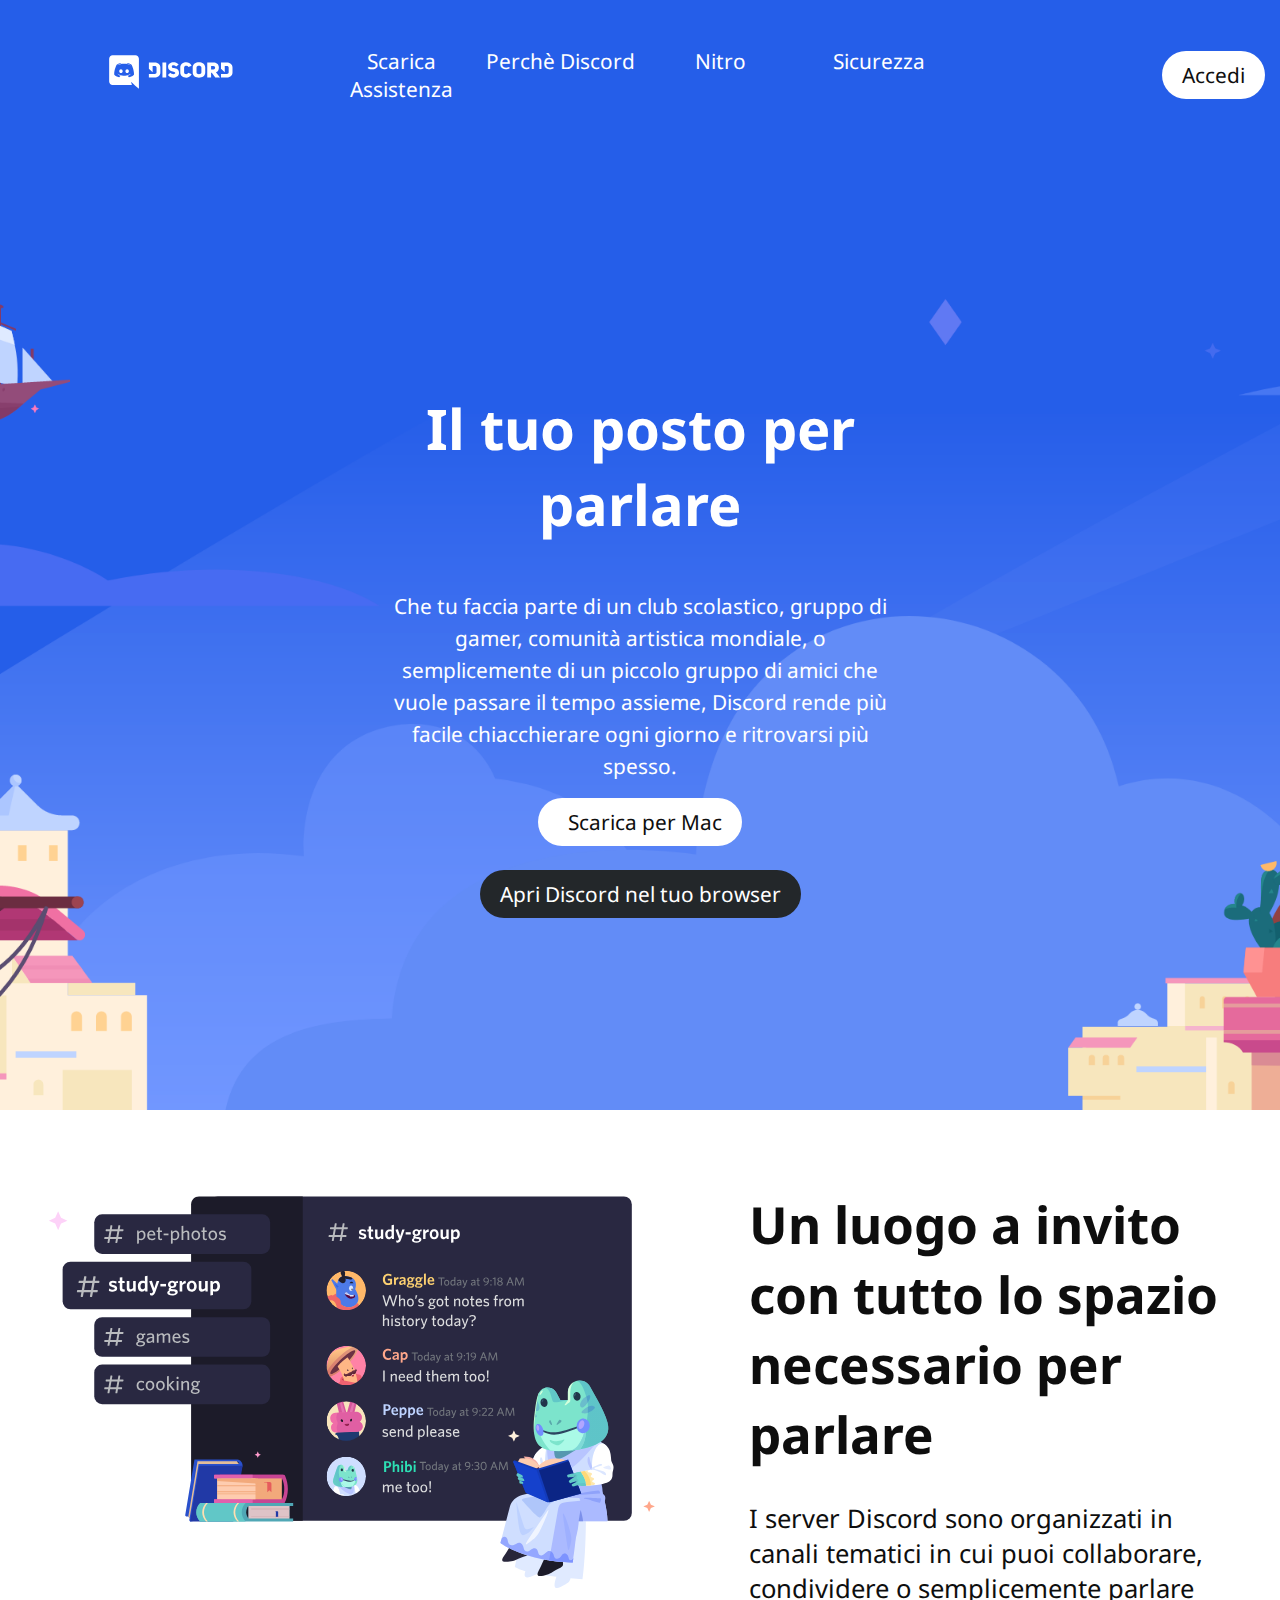
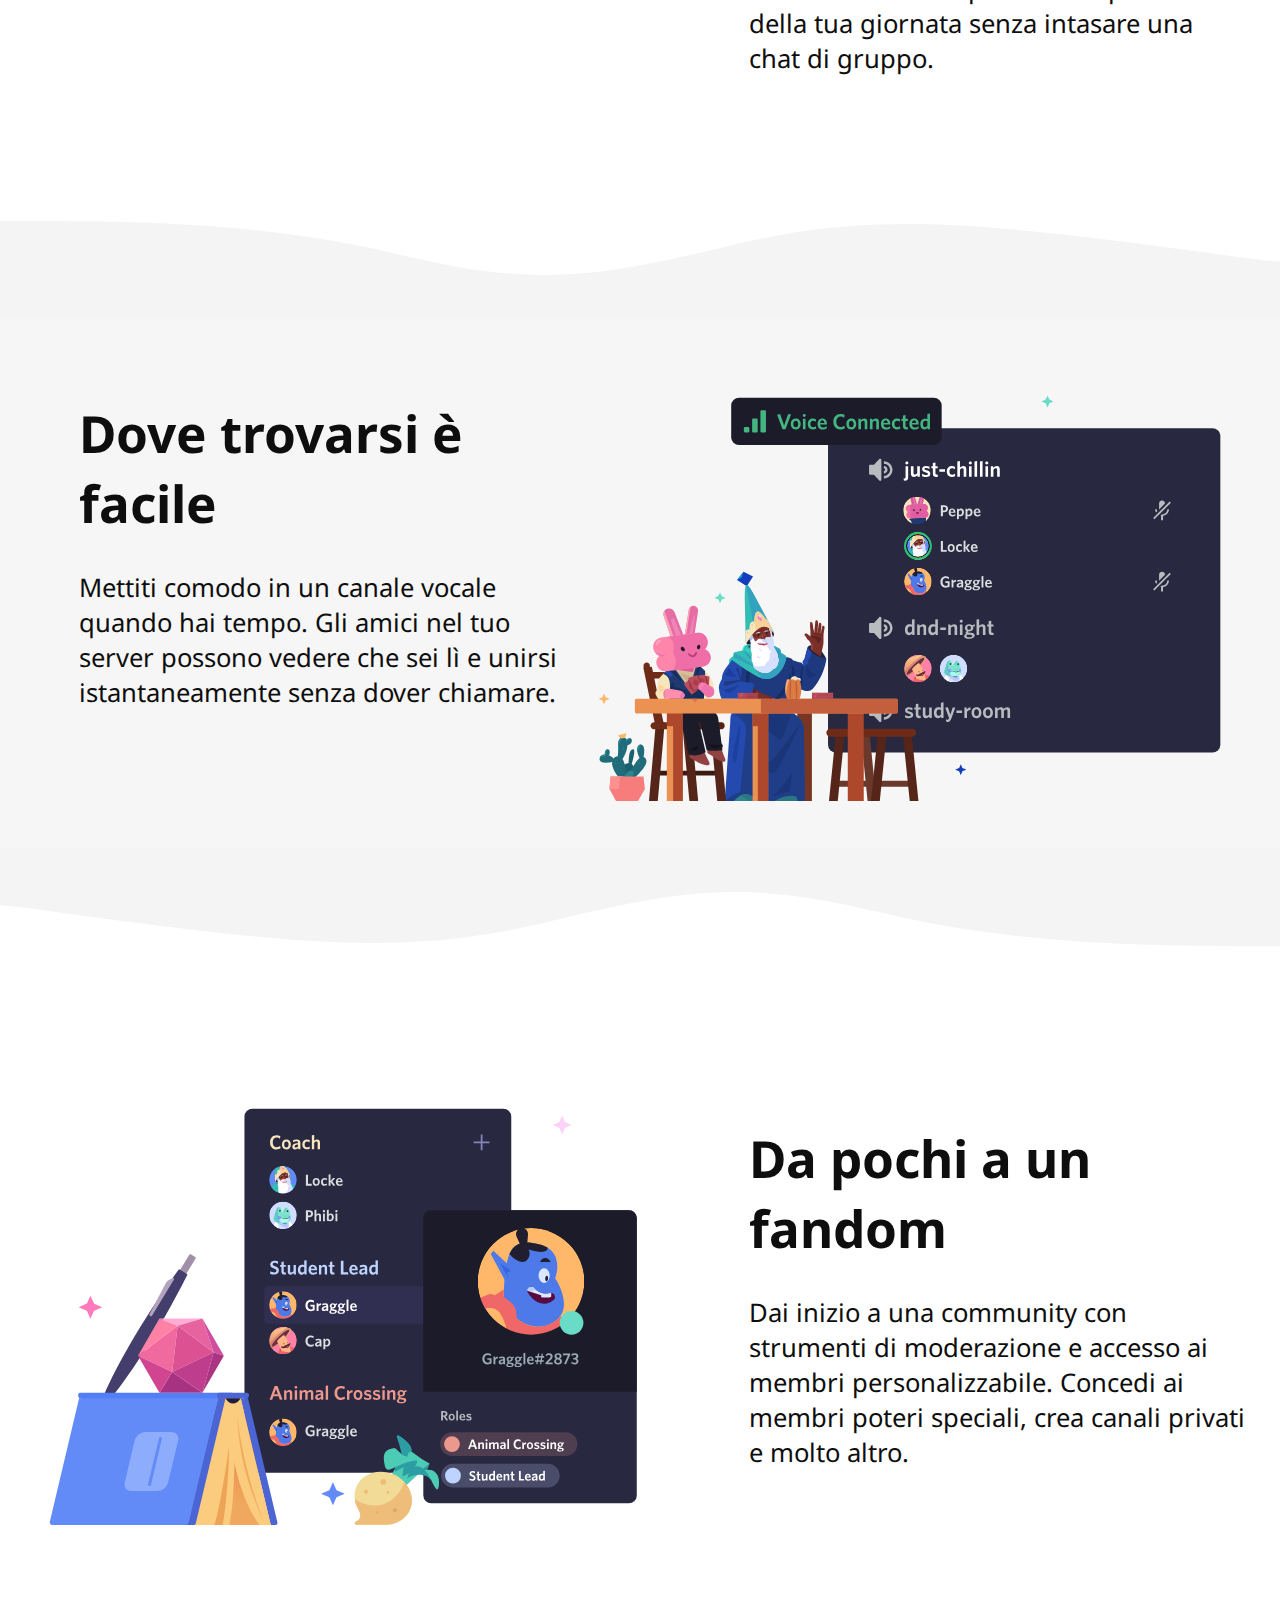
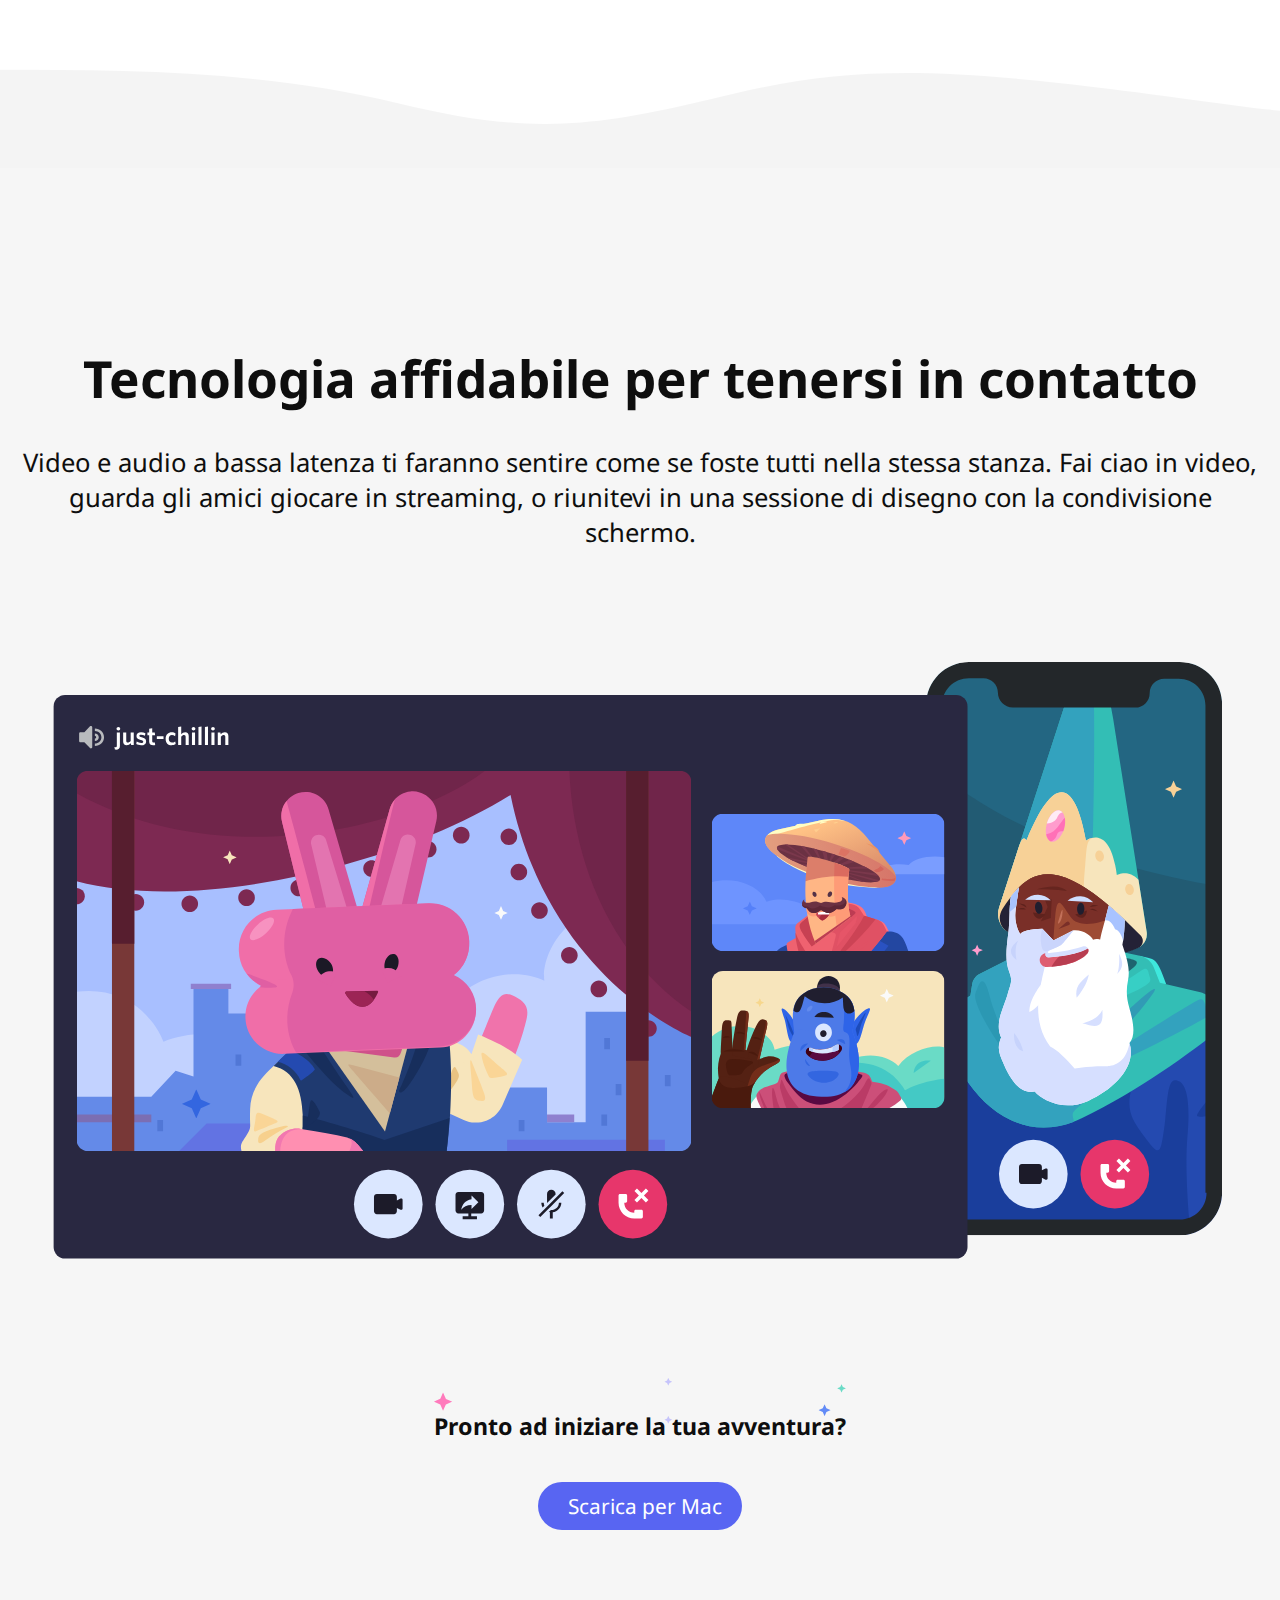
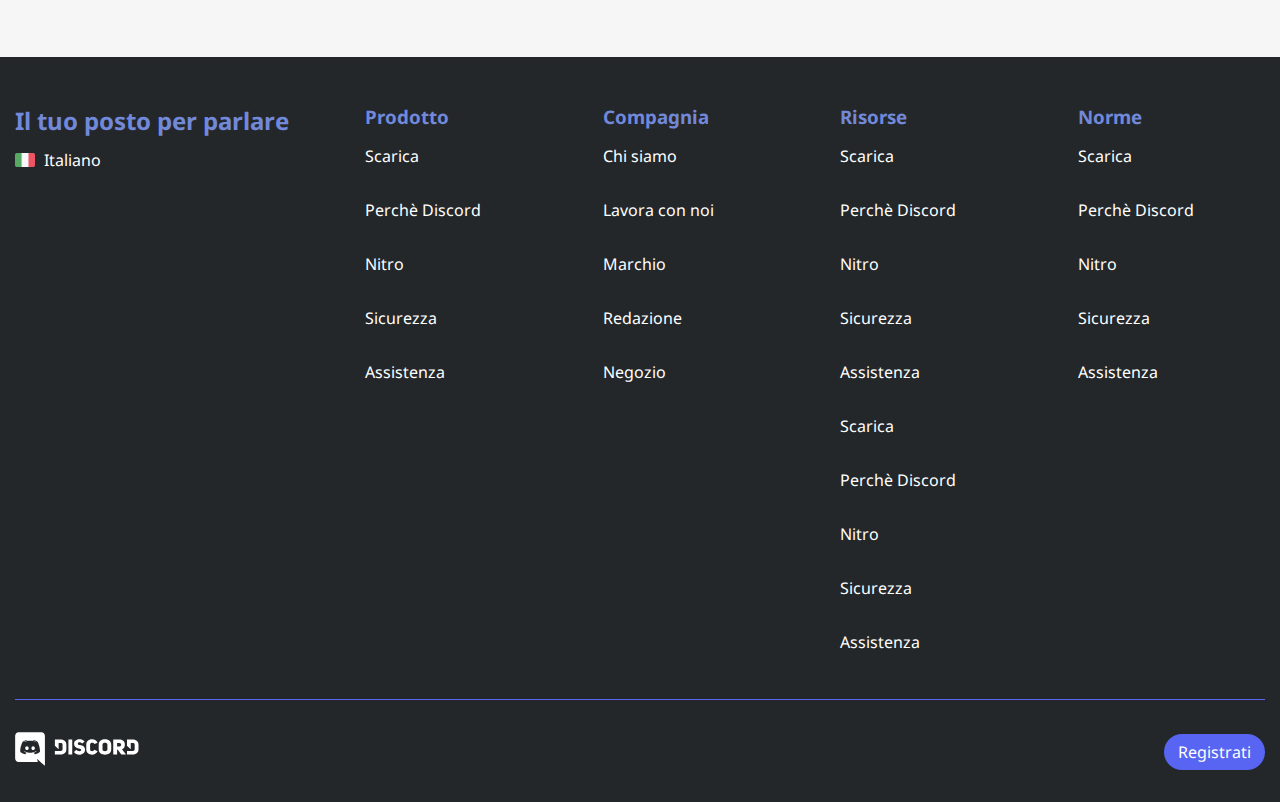
<file: index.html>
<!DOCTYPE html>
<html lang="it">
<head>
    <meta charset="UTF-8">
    <meta http-equiv="X-UA-Compatible" content="IE=edge">
    <meta name="viewport" content="width=device-width, initial-scale=1.0">

    <!-- Area that will include other styles for the fonts or special icons -->
    <link rel="preconnect" href="https://fonts.googleapis.com">
    <link rel="preconnect" href="https://fonts.gstatic.com" crossorigin>
    <link href="https://fonts.googleapis.com/css2?family=Noto+Sans:wght@400;500;600;700&display=swap" rel="stylesheet">
    <link rel="stylesheet" href="https://cdnjs.cloudflare.com/ajax/libs/font-awesome/6.2.1/css/all.min.css" integrity="sha512-MV7K8+y+gLIBoVD59lQIYicR65iaqukzvf/nwasF0nqhPay5w/9lJmVM2hMDcnK1OnMGCdVK+iQrJ7lzPJQd1w==" crossorigin="anonymous" referrerpolicy="no-referrer" />
    <!-- End of the area that will include other styles for the fonts or special icons -->
    <link rel="shortcut icon" href="./img/discord-icon.png" type="image/x-icon">
    <link rel="stylesheet" href="./css/style.css">
    <title>Discord</title>
</head>
<body>
    <header>
        <nav class="mainContent d-flex row-align-center text-centered">
            <div class="logo">
                <img src="./img/logo.svg" alt="Logo">
            </div>
            <div class="list">
                <ul class="d-flex">
                    <li><a href="#">Scarica</a></li>
                    <li><a href="#">Perchè Discord</a></li>
                    <li><a href="#">Nitro</a></li>
                    <li><a href="#">Sicurezza</a></li>
                    <li><a href="#">Assistenza</a></li>
                </ul>
            </div>
            <div class="login">
                <a href="./pages/login.html" class="btn light">Accedi</a>
            </div>
        </nav>
        <section>
            <div class="mainContent textContainer text-centered">
                <h1>Il tuo posto per parlare</h1>
                <p>Che tu faccia parte di un club scolastico, gruppo di gamer, comunità artistica mondiale, o semplicemente di un piccolo gruppo di amici che vuole passare il tempo assieme, Discord rende più facile chiacchierare ogni giorno e ritrovarsi più spesso.</p>
                <div class="d-flex buttons row-content-center">
                    <a href="#" class="btn light"><i class="fa-solid fa-down-long"></i>Scarica per Mac</a>
                    <a href="#" class="btn dark">Apri Discord nel tuo browser</a>
                </div>
            </div>
        </section>
    </header>
    <main>
        <article>
            <div class="mainContent d-flex row-content-center">
                <div class="leftContent">
                    <img src="./img/item1.svg" alt="Immagine 1">
                </div>
                <div class="rightContent">
                    <div class="text">
                        <h2>
                            Un luogo a invito con tutto lo spazio necessario per parlare
                        </h2>
                        <p>
                            I server Discord sono organizzati in canali tematici in cui puoi collaborare, condividere o semplicemente parlare della tua giornata senza intasare una chat di gruppo. 
                        </p>
                    </div>
                </div>
            </div>
        </article>
        <div class="wave"></div>
        <article class="bgAlternative">
            <div class="mainContent d-flex reverse-rows row-content-center">
                <div class="leftContent">
                    <img src="./img/item2.svg" alt="Immagine 2">
                </div>
                <div class="rightContent">
                    <div class="text">
                        <h2>
                            Dove trovarsi è facile
                        </h2>
                        <p>
                            Mettiti comodo in un canale vocale quando hai tempo. Gli amici nel tuo server possono vedere che sei lì e unirsi istantaneamente senza dover chiamare.
                        </p>
                    </div>
                </div>
            </div>
        </article>
        <div class="wave rotate"></div>
        <article>
            <div class="mainContent d-flex row-content-center">
                <div class="leftContent">
                    <img src="./img/item3.svg" alt="Immagine 3">
                </div>
                <div class="rightContent">
                    <div class="text">
                        <h2>
                            Da pochi a un fandom
                        </h2>
                        <p>
                            Dai inizio a una community con strumenti di moderazione e accesso ai membri personalizzabile. Concedi ai membri poteri speciali, crea canali privati e molto altro.
                        </p>
                    </div>
                </div>
            </div>
        </article>
        <div class="wave"></div>
        <section class="bgAlternative">
            <div class="mainContent text-centered row-content-center">
                <div class="description">
                    <h2>
                        Tecnologia affidabile per tenersi in contatto
                    </h2>
                    <p>
                        Video e audio a bassa latenza ti faranno sentire come se foste tutti nella stessa stanza. Fai ciao in video, guarda gli amici giocare in streaming, o riunitevi in una sessione di disegno con la condivisione schermo.
                    </p>
                    <img src="./img/item4-big.svg" alt="Immagine 4">
                </div>
                <div class="download">
                    <h3>
                        <div class="stars"></div>
                        Pronto ad iniziare la tua avventura?
                    </h3>
                    <a href="#" class="btn colored"><i class="fa-solid fa-down-long"></i>Scarica per Mac</a>
                </div>
            </div>
        </section>
    </main>
    <footer>
        <section class="mainContent d-flex">
            <div class="contacts">
                <h2>Il tuo posto per parlare</h2>
                <div class="langs">
                    <img src="./img/ita.png" alt="Bandiera italiana">
                    <span>Italiano</span>
                    <i class="fa-solid fa-angle-down"></i>
                </div>
                <div class="d-flex brands">
                    <a class="fa-brands fa-twitter"></a>
                    <a class="fa-brands fa-instagram"></a>
                    <a class="fa-brands fa-facebook"></a>
                    <a class="fa-brands fa-youtube"></a>
                </div>
            </div>
            <div class="list">
                <h3>Prodotto</h3>
                <ul>
                    <li><a>Scarica</a></li>
                    <li><a>Perchè Discord</a></li>
                    <li><a>Nitro</a></li>
                    <li><a>Sicurezza</a></li>
                    <li><a>Assistenza</a></li>
                </ul>
            </div>
            <div class="list">
                <h3>Compagnia</h3>
                <ul>
                    <li><a>Chi siamo</a></li>
                    <li><a>Lavora con noi</a></li>
                    <li><a>Marchio</a></li>
                    <li><a>Redazione</a></li>
                    <li><a>Negozio</a></li>
                </ul>
            </div>
            <div class="list">
                <h3>Risorse</h3>
                <ul>
                    <li><a>Scarica</a></li>
                    <li><a>Perchè Discord</a></li>
                    <li><a>Nitro</a></li>
                    <li><a>Sicurezza</a></li>
                    <li><a>Assistenza</a></li>
                    <li><a>Scarica</a></li>
                    <li><a>Perchè Discord</a></li>
                    <li><a>Nitro</a></li>
                    <li><a>Sicurezza</a></li>
                    <li><a>Assistenza</a></li>
                </ul>
            </div>
            <div class="list">
                <h3>Norme</h3>
                <ul>
                    <li><a>Scarica</a></li>
                    <li><a>Perchè Discord</a></li>
                    <li><a>Nitro</a></li>
                    <li><a>Sicurezza</a></li>
                    <li><a>Assistenza</a></li>
                </ul>
            </div>
        </section>
        <div class="mainContent">
            <div class="d-flex row-align-center">
                <div class="logo">
                    <img src="./img/logo.svg" alt="Logo">
                </div>
                <a href="./pages/register.html" class="btn colored">Registrati</a>
            </div>
        </div>
    </footer>
</body>
</html>
</file>
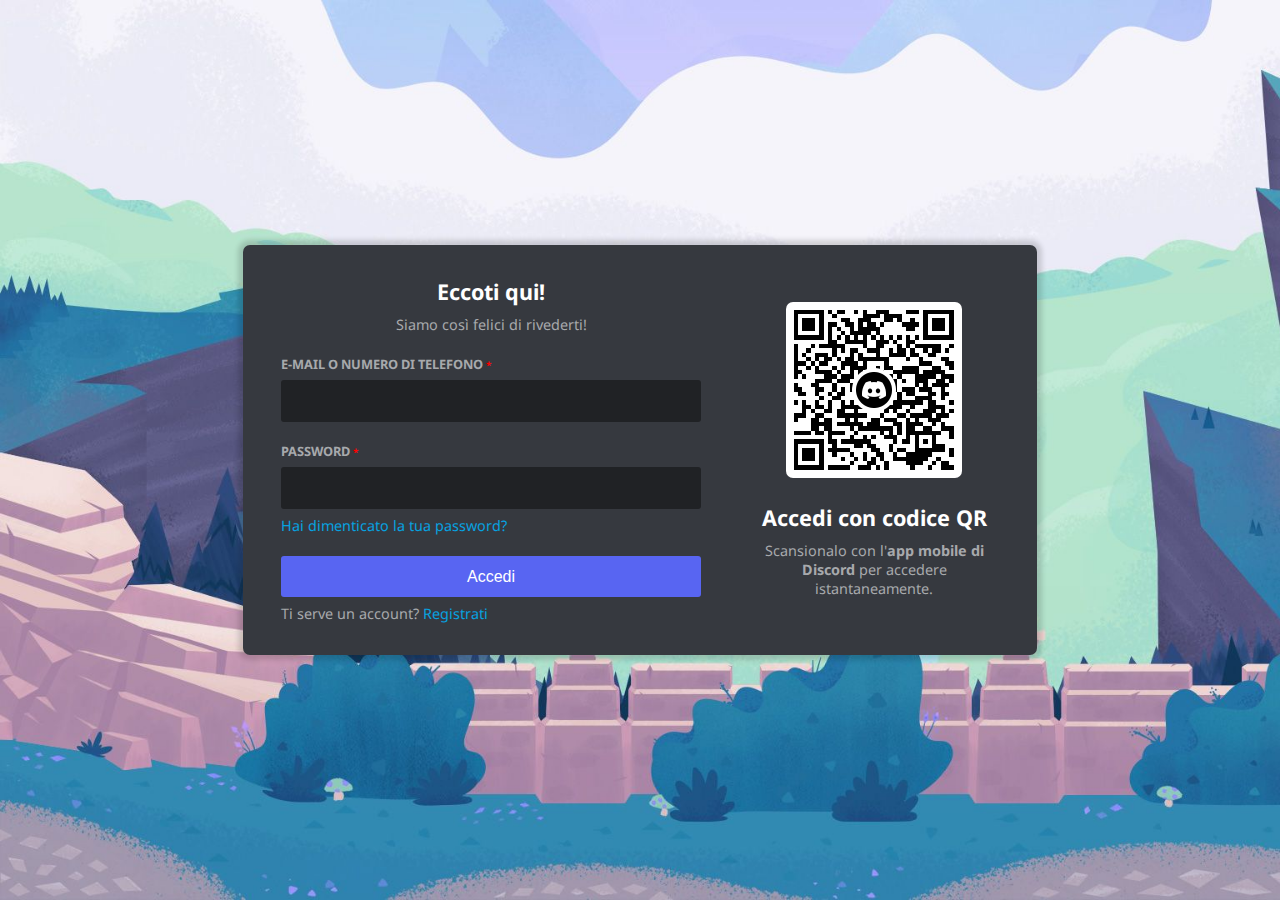
<file: pages/login.html>
<!DOCTYPE html>
<html lang="en">
<head>
    <meta charset="UTF-8">
    <meta http-equiv="X-UA-Compatible" content="IE=edge">
    <meta name="viewport" content="width=device-width, initial-scale=1.0">

    <!-- Area that will include other styles for the fonts or special icons -->
    <link rel="preconnect" href="https://fonts.googleapis.com">
    <link rel="preconnect" href="https://fonts.gstatic.com" crossorigin>
    <link href="https://fonts.googleapis.com/css2?family=Noto+Sans:wght@400;500;600;700&display=swap" rel="stylesheet">
    <link rel="stylesheet" href="https://cdnjs.cloudflare.com/ajax/libs/font-awesome/6.2.1/css/all.min.css" integrity="sha512-MV7K8+y+gLIBoVD59lQIYicR65iaqukzvf/nwasF0nqhPay5w/9lJmVM2hMDcnK1OnMGCdVK+iQrJ7lzPJQd1w==" crossorigin="anonymous" referrerpolicy="no-referrer" />
    <!-- End of the area that will include other styles for the fonts or special icons -->

    <link rel="stylesheet" href="../css/style.css">
    <title>Discord</title>
</head>
<body class="bodySingleForm">
    <div class="mainContent fullscreen d-flex d-flex-center-hor-vert">
        <div class="d-flex row-align-center row-content-center text-centered dark little-rounded shadow">
            <div class="inputData">
                <form action="">
                    <h2>Eccoti qui!</h2>
                    <p>Siamo così felici di rivederti!</p>
                    <div class="fieldMail little-margin">
                        <p class="txt-align-left specialParagraph required">E-mail o numero di telefono</p>
                        <input type="email" name="mail" class="total-width border-elem-little-rounded input-height">
                    </div>
                    <div class="fieldPassword little-margin">
                        <p class="txt-align-left specialParagraph required">Password</p>
                        <input type="password" name="password" class="total-width border-elem-little-rounded input-height">
                        <a href="#" class="txt-color-link txt-float-left link-margin">Hai dimenticato la tua password?</a>
                    </div>
                    <div class="fieldSubmit">
                        <input type="submit" value="Accedi" class="btn colored total-width border-elem-little-rounded input-height little-margin" >
                        <p class="txt-align-left link-margin">Ti serve un account? <a href="./register.html" class="txt-color-link">Registrati</a></p>
                    </div>
                </form>
            </div>
            <div class="qrCode">
                <img src="../img/qrCode.png" alt="QR code" class="little-rounded">
                <h2 class="little-margin">Accedi con codice QR</h2>
                <p>Scansionalo con l'<span>app mobile di Discord</span> per accedere istantaneamente.</p>
            </div>
        </div>
    </div>
</body>
</html>
</file>
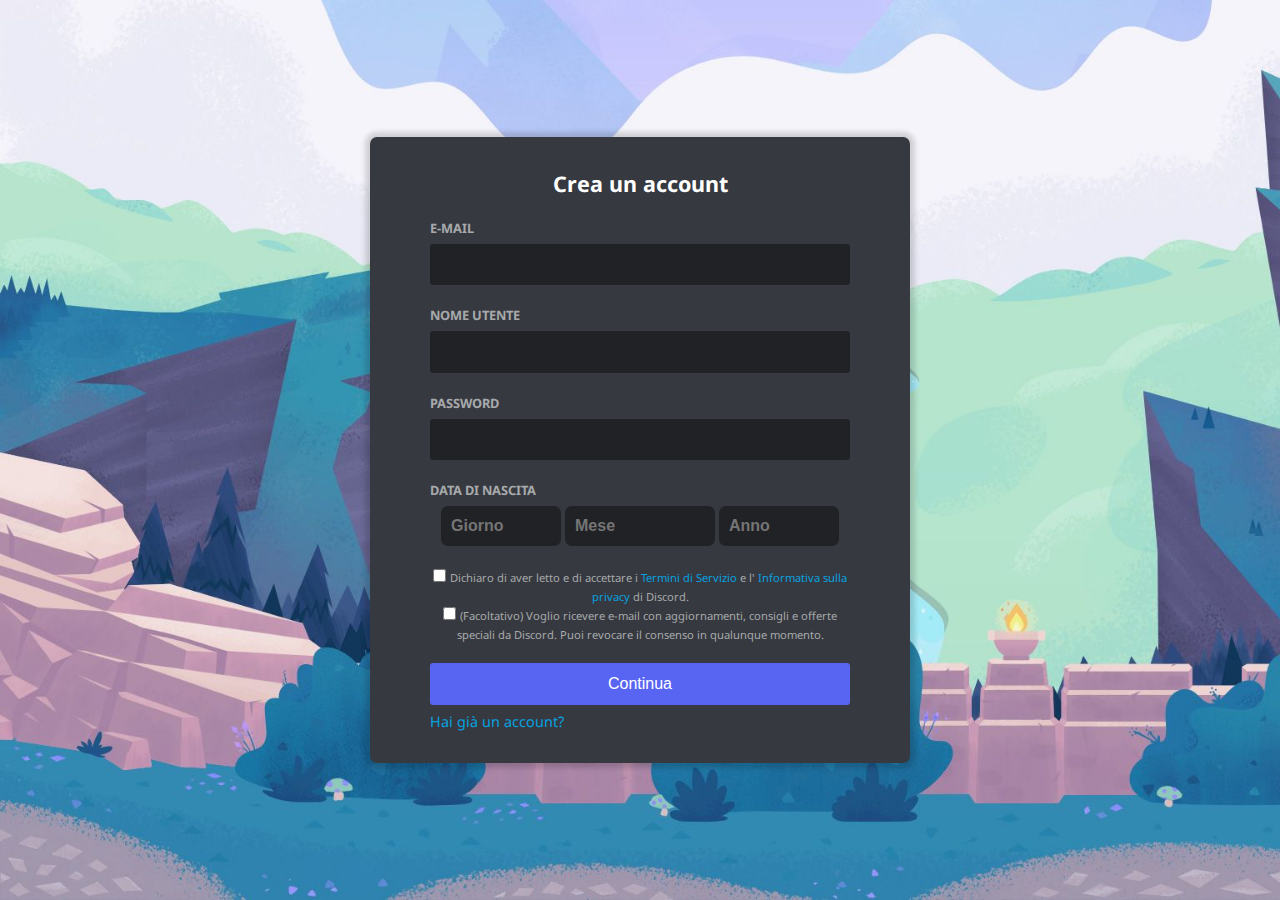
<file: pages/register.html>
<!DOCTYPE html>
<html lang="en">
<head>
    <meta charset="UTF-8">
    <meta http-equiv="X-UA-Compatible" content="IE=edge">
    <meta name="viewport" content="width=device-width, initial-scale=1.0">

    <!-- Area that will include other styles for the fonts or special icons -->
    <link rel="preconnect" href="https://fonts.googleapis.com">
    <link rel="preconnect" href="https://fonts.gstatic.com" crossorigin>
    <link href="https://fonts.googleapis.com/css2?family=Noto+Sans:wght@400;500;600;700&display=swap" rel="stylesheet">
    <link rel="stylesheet" href="https://cdnjs.cloudflare.com/ajax/libs/font-awesome/6.2.1/css/all.min.css" integrity="sha512-MV7K8+y+gLIBoVD59lQIYicR65iaqukzvf/nwasF0nqhPay5w/9lJmVM2hMDcnK1OnMGCdVK+iQrJ7lzPJQd1w==" crossorigin="anonymous" referrerpolicy="no-referrer" />
    <!-- End of the area that will include other styles for the fonts or special icons -->

    <link rel="stylesheet" href="../css/style.css">
    <title>Discord</title>
</head>
<body class="bodySingleForm">
    <div class="mainContent fullscreen d-flex d-flex-center-hor-vert">
        <div class="d-flex row-align-center row-content-center text-centered dark little-rounded shadow smallForm">
            <div class="inputData">
                <form action="">
                    <h2>Crea un account</h2>
                    <div class="fieldMail little-margin">
                        <p class="txt-align-left specialParagraph">E-mail</p>
                        <input type="email" name="mail" class="total-width border-elem-little-rounded input-height">
                    </div>
                    <div class="fieldUsername little-margin">
                        <p class="txt-align-left specialParagraph">Nome utente</p>
                        <input type="text" name="username" class="total-width border-elem-little-rounded input-height">
                    </div>
                    <div class="fieldPassword little-margin">
                        <p class="txt-align-left specialParagraph">Password</p>
                        <input type="password" name="password" class="total-width border-elem-little-rounded input-height">
                    </div>
                    <div class="fieldDate little-margin">
                        <p class="txt-align-left specialParagraph">Data di nascita</p>
                        <div class="d-flex row-align-center row-content-center text-centered">
                            <input class="little-rounded" list="day" placeholder="Giorno">
                            <input class="little-rounded" list="month" placeholder="Mese">
                            <input class="little-rounded" list="year" placeholder="Anno">
                        </div>
                        <datalist id="day" name="day">
                            <option value="01">01</option>
                            <option value="02">02</option>
                            <option value="03">03</option>
                            <option value="04">04</option>
                            <option value="05">05</option>
                            <option value="06">06</option>
                            <option value="07">07</option>
                            <option value="08">08</option>
                            <option value="09">09</option>
                            <option value="10">10</option>
                            <option value="11">11</option>
                            <option value="12">12</option>
                            <option value="13">13</option>
                            <option value="14">14</option>
                            <option value="15">15</option>
                            <option value="16">16</option>
                            <option value="17">17</option>
                            <option value="18">18</option>
                            <option value="19">19</option>
                            <option value="20">20</option>
                            <option value="21">21</option>
                            <option value="22">22</option>
                            <option value="23">23</option>
                            <option value="24">24</option>
                            <option value="25">25</option>
                            <option value="26">26</option>
                            <option value="27">27</option>
                            <option value="28">28</option>
                            <option value="29">29</option>
                            <option value="30">30</option>
                            <option value="31">31</option>
                        </datalist>
                        <datalist id="month" name="month">
                            <option value="01">gennaio</option>
                            <option value="02">febbraio</option>
                            <option value="03">marzo</option>
                            <option value="04">aprile</option>
                            <option value="05">Maggio</option>
                            <option value="06">giugno</option>
                            <option value="07">luglio</option>
                            <option value="08">agosto</option>
                            <option value="09">settembre</option>
                            <option value="10">ottobre</option>
                            <option value="11">novembre</option>
                            <option value="12">dicembre</option>
                        </datalist>
                        <datalist id="year" name="year">
                            <option>year</option>
                            <option value="1940">1940</option>
                            <option value="1941">1941</option>
                            <option value="1942">1942</option>
                            <option value="1943">1943</option>
                            <option value="1944">1944</option>
                            <option value="1945">1945</option>
                            <option value="1946">1946</option>
                            <option value="1947">1947</option>
                            <option value="1948">1948</option>
                            <option value="1949">1949</option>
                            <option value="1950">1950</option>
                            <option value="1951">1951</option>
                            <option value="1952">1952</option>
                            <option value="1953">1953</option>
                            <option value="1954">1954</option>
                            <option value="1955">1955</option>
                            <option value="1956">1956</option>
                            <option value="1957">1957</option>
                            <option value="1958">1958</option>
                            <option value="1959">1959</option>
                            <option value="1960">1960</option>
                            <option value="1961">1961</option>
                            <option value="1962">1962</option>
                            <option value="1963">1963</option>
                            <option value="1964">1964</option>
                            <option value="1965">1965</option>
                            <option value="1966">1966</option>
                            <option value="1967">1967</option>
                            <option value="1968">1968</option>
                            <option value="1969">1969</option>
                            <option value="1970">1970</option>
                            <option value="1971">1971</option>
                            <option value="1972">1972</option>
                            <option value="1973">1973</option>
                            <option value="1974">1974</option>
                            <option value="1975">1975</option>
                            <option value="1976">1976</option>
                            <option value="1977">1977</option>
                            <option value="1978">1978</option>
                            <option value="1979">1979</option>
                            <option value="1980">1980</option>
                            <option value="1981">1981</option>
                            <option value="1982">1982</option>
                            <option value="1983">1983</option>
                            <option value="1984">1984</option>
                            <option value="1985">1985</option>
                            <option value="1986">1986</option>
                            <option value="1987">1987</option>
                            <option value="1988">1988</option>
                            <option value="1989">1989</option>
                            <option value="1990">1990</option>
                            <option value="1991">1991</option>
                            <option value="1992">1992</option>
                            <option value="1993">1993</option>
                            <option value="1994">1994</option>
                            <option value="1995">1995</option>
                            <option value="1996">1996</option>
                            <option value="1997">1997</option>
                            <option value="1998">1998</option>
                            <option value="1999">1999</option>
                            <option value="2000">2000</option>
                            <option value="2001">2001</option>
                            <option value="2002">2002</option>
                            <option value="2003">2003</option>
                            <option value="2004">2004</option>
                            <option value="2005">2005</option>
                            <option value="2006">2006</option>
                            <option value="2007">2007</option>
                            <option value="2008">2008</option>
                            <option value="2009">2009</option>
                            <option value="2010">2010</option>
                            <option value="2011">2011</option>
                            <option value="2012">2012</option>
                            <option value="2013">2013</option>
                            <option value="2014">2014</option>
                            <option value="2015">2015</option>
                            <option value="2016">2016</option>
                            <option value="2017">2017</option>
                            <option value="2018">2018</option>
                            <option value="2019">2019</option>
                            <option value="2020">2020</option>
                            <option value="2021">2021</option>
                            <option value="2022">2022</option>
                            <option value="2023">2023</option>
                        </datalist>
                    </div>
                    <div class="fieldCheckbox little-margin">
                        <input type="checkbox" id="terms" name="terms" value="terms">
                        <label for="terms">Dichiaro di aver letto e di accettare i <a href="#" class="txt-color-link">Termini di Servizio</a> e l' <a href="#" class="txt-color-link">Informativa sulla privacy</a> di Discord.</label><br>
                        <input type="checkbox" id="updates" name="updates" value="updates">
                        <label for="updates">(Facoltativo) Voglio ricevere e-mail con aggiornamenti, consigli e offerte speciali da Discord. Puoi revocare il consenso in qualunque momento.</label>
                    </div>
                    <div class="fieldSubmit">
                        <input type="submit" value="Continua" class="btn colored total-width input-height little-margin" >
                        <a href="./login.html" class="txt-color-link txt-float-left link-margin">Hai già un account?</a>
                    </div>
                </form>
            </div>
        </div>
    </div>
</body>
</html>
</file>
<file: css/style.css>
/******************************************************************************/
/**************************** Variables definition ****************************/
/******************************************************************************/
:root{
    --bg-header: #255EE9;
    --bg-body-general: #FFFFFF;
    --bg-body-alternative: #F6F6F6;
    --bg-footer: #23272A;
    --bg-login: #36393f;
    --txt-header-footer: #FFFFFF;
    --txt-body: #0E0E0E;
    --bg-btn-light: #FFFFFF;
    --bg-btn-dark: #23272A;
    --bg-btn-dark-hover: #39393F;
    --bg-btn-colored: #5865f2;
    --bg-btn-colored-hover: #7287D5;
    --txt-footer-titles: #7289DA;
    --bg-input-field: #202225;
    --txt-login: #a7a9ac;
    --txt-required: #ff0000;
}

/***************************************************************/
/**************************** Reset ****************************/
/***************************************************************/
*{
    margin: 0;
    padding: 0;
    box-sizing: border-box;
}

/*****************************************************************/
/**************************** General ****************************/
/*****************************************************************/
body{
    font-family: 'Noto Sans', sans-serif;
    font-size: 1.3rem;
}
.mainContent{
    max-width: 1650px;
    padding: 15px 15px;
    margin: 0 auto;
}
.debug{
    border: 2px solid yellow;
}
a{
    text-decoration: none;
    color: var(--txt-header-footer);

}
a:hover{
    text-decoration: underline;
}
.text-centered{
    text-align: center;
}
i{
    margin-right: 10px;
}
.fullscreen{
    width: 100%;
    height: 100%;
}
.total-width{
    width: 100%;
}
.little-rounded{
    border-radius: 7px;
}
.little-margin{
    margin-top: 1.3rem;
}
.link-margin{
    margin-top: 7px;
}
.border-elem-little-rounded{
    border-radius: 3px;
}
.input-height{
    height: 2.6rem;
}
.txt-color-link{
    color: #06a2e0;
}
.txt-align-left{
    text-align: left;
}
.txt-float-left{
    float: left;
}
.required:after{
    content: '*';
    color: var(--txt-required);
    margin-left: 3px;
    font-size: 10px;
}
.shadow{
    box-shadow: 0 0 5px 5px rgba(0,0,0,.15);
}

/*****************************************************************/
/**************************** Flexbox ****************************/
/*****************************************************************/
.d-flex{
    display: flex;
    flex-flow: row wrap;
    justify-content: space-between;
    align-content: flex-start;
}
.reverse-rows{
    flex-flow: row-reverse wrap;
}
.row-align-center{
    align-items: center;
}
.row-content-center{
    justify-content: center;
}
.justify-around{
    justify-content: space-around;
}
.d-flex-center-hor-vert{
    align-content: center;
    justify-content: center;
}

/**************************************************************/
/**************************** List ****************************/
/**************************************************************/
.list ul{
    list-style: none;
}
.list ul li{
    min-width: 147px;
}

/**************************************************************/
/**************************** Logo ****************************/
/**************************************************************/
.logo{
    min-width: 124px;
}

/*****************************************************************/
/**************************** Buttons ****************************/
/*****************************************************************/
.btn{
    border-radius: 30px;
    padding: 10px 20px;
    border: none;
}
.btn:hover{
    text-decoration: none;
    box-shadow: 0 0 5px 5px rgba(0,0,0,.15);
}
.light{
    background-color: var(--bg-btn-light);
    color: var(--txt-body);
}
.light:hover{
    color: var(--bg-header);
}
.dark{
    background-color: var(--bg-btn-dark);
    color: var(--txt-header-footer);
}
.dark:hover{
    background-color: var(--bg-btn-dark-hover);
    color: var(--txt-header-footer);
}
.colored{
    background-color: var(--bg-btn-colored);
    color: var(--txt-header-footer);
}
.colored:hover{
    background-color: var(--bg-btn-colored-hover);
    color: var(--txt-header-footer);
}

/****************************************************************/
/**************************** Header ****************************/
/****************************************************************/
header{
    background-color: var(--bg-header);
    color: var(--txt-header-footer);
    padding-top: 2rem;
}
header nav{
    background-color: var(--bg-header);
}
.logo, .login{
    width: 25%;
}
.login{
    text-align: right;
}
header .list{
    width: 50%;
}
header section{
    background-image: url("../img/jumbo.png");
    background-size: cover;
    background-position: 50% 75%;
}
header section .textContainer{
    width: 40%;
    min-width: 400px;
    padding: 17rem 0 11rem 0;
}
header section div h1{
    font-size: 3.5rem;
    margin-bottom: 3rem;
}
header section div p{
    line-height: 2rem;
}
.buttons{
    padding: 1rem 0;
    gap: 1.5rem;
}

/**********************************************************************/
/**************************** Main content ****************************/
/**********************************************************************/
main{
    background-color: var(--bg-body-general);
    color: var(--txt-body);
}
main .bgAlternative{
    background-color: var(--bg-body-alternative);
}

/******************************************************************/
/**************************** Articles ****************************/
/******************************************************************/
.leftContent{
    width: 55%;
    min-width: 400px;
}
.rightContent{
    width: 45%;
    min-width: 300px;
}
.text h2, .description h2{
    font-size: 3.2rem;
    margin-top: 2rem;
}
.text{
    max-width: 500px;
    margin-left: 3rem;
}
.text p, .description p{
    font-size: 1.6rem;
    margin-top: 2rem;
}
article{
    padding: 2rem 1rem 2rem 1rem;
}
article img{
    float: right;
    width: 100%;
}
article .reverse-rows img{
    float: left;
}

/**************************************************************/
/**************************** Wave ****************************/
/**************************************************************/
.wave{
    height: 100px;
    background-image: url("../img/wave.svg");
    opacity: 0.04;
    margin-top: 6rem;;
}
.rotate{
    transform: rotate(180deg);
    margin-top: 0;
    margin-bottom: 6rem;
}

/****************************************************************************/
/**************************** Technology section ****************************/
/****************************************************************************/
.description{
    padding: 8rem 0 2rem 0;
}
.description h1, .description p{
    max-width: 1350px;
    margin: 2rem auto;
}
.description img{
    width: 100%;
}
article .mainContent{
    max-width: 1650px;
    margin: 0 auto;
}

/******************************************************************/
/**************************** Download ****************************/
/******************************************************************/
.download .stars{
    max-width: 500px;
    height: 3rem;
    margin: 0 auto;
    background-image: url("../img/stars.svg");
    background-size: contain;
    margin-bottom: -1rem;
}
.download h3{
    font-size: 1.45rem;
}
.download .btn{
    margin-top: 2.5rem;
    margin-bottom: 3rem;
    display: inline-block;
}
.download{
    display: inline-block;
    margin-bottom: 4rem;
}

/****************************************************************/
/**************************** Footer ****************************/
/****************************************************************/
footer{
    background-color: var(--bg-footer);
    color: var(--txt-header-footer);
    font-size: 1rem;
    padding: 1rem 0;
}
footer .btn{
    padding: 7px 14px;
}
footer h3, footer h2{
    color: var(--txt-footer-titles);
    padding-top: 1rem;
}
footer li{
    padding: 1rem 0;
}
footer .list, footer .contacts{
    width: 15%;
}
.langs img{
    width: 20px;
    margin-right: 5px;
    margin-top: 1rem;
}
footer div .brands a:hover{
    text-decoration: none;
    cursor: pointer;
}
footer .contacts .d-flex{
    max-width: 200px;
    font-size: 1.5rem;
    padding: 1rem 0;
}
footer .contacts{
    min-width: 300px;
}
footer .list{
    min-width: 150px;
}
footer>div>div{
    border-top: 1px solid var(--bg-btn-colored);
    padding-top: 2rem;
}

/*************************************************************************/
/************************** Single form container ************************/
/*************************************************************************/

body.bodySingleForm{
    background-image: url("../img/bgLogin.jpg");
    background-size: cover;
    height: 100vh;
    font-size: 0.9rem;
}
.bodySingleForm .mainContent{
    width: 70%;
    max-width: 890px;
    margin: 0 auto;
    padding: 3rem;
}
.bodySingleForm .mainContent>div{
    width: 100%;
}
.bodySingleForm>div>div{
    padding: 2rem;
    min-width: 400px;
    gap: 3rem;
}
.bodySingleForm .dark{
    background-color: var(--bg-login);
}

/****************************************************************/
/************************* Login general ************************/
/****************************************************************/

.bodySingleForm h2{
    margin-bottom: 0.6rem;
}
.bodySingleForm p{
    color: var(--txt-login);
}

/****************************************************************/
/************************* Input column *************************/
/****************************************************************/

.bodySingleForm .inputData{
    width: 100%;
    max-width: 420px;
    min-width: 350px;
}
.bodySingleForm .fieldMail, .bodySingleForm .fieldPassword, 
.bodySingleForm .fieldDate, .bodySingleForm .fieldCheckbox{
    display: block;
}
.bodySingleForm .specialParagraph{
    font-weight: 700;
    font-size: 0.8rem;
    text-transform: uppercase;
    margin-bottom: 7px;
}
.bodySingleForm input[type="email"], .bodySingleForm input[type="password"],
.bodySingleForm input[type="text"], .bodySingleForm input[list] {
    background-color: var(--bg-input-field);
    border: 0;
    caret-color: auto;
    color: var(--txt-login);
    font-size: 1rem;
    padding: 4px 10px;
}
.bodySingleForm input[list]{
    height: 40px;
    max-width: 120px;
    font-weight: 700;
}
.bodySingleForm input[list="month"]{
    max-width: 150px;
}
.bodySingleForm input[type="submit"]{
    font-size: 1rem;
    border-radius: 3px;
}
.bodySingleForm input:focus{
    outline: none;
}
.smallForm{
    max-width: 540px;
}
.fieldDate .d-flex{
    display: block;
    width: 100%;
    gap: 1rem;
}
.fieldCheckbox label{
    font-size: 0.7rem;
    color: var(--txt-login);
}

/****************************************************************/
/*********************** Qr code column *************************/
/****************************************************************/

.bodySingleForm .qrCode{
    width: 40%;
    max-width: 250px;
    min-width: 180px;
}
.bodySingleForm .qrCode p span{
    font-weight: 700;
}
</file>
